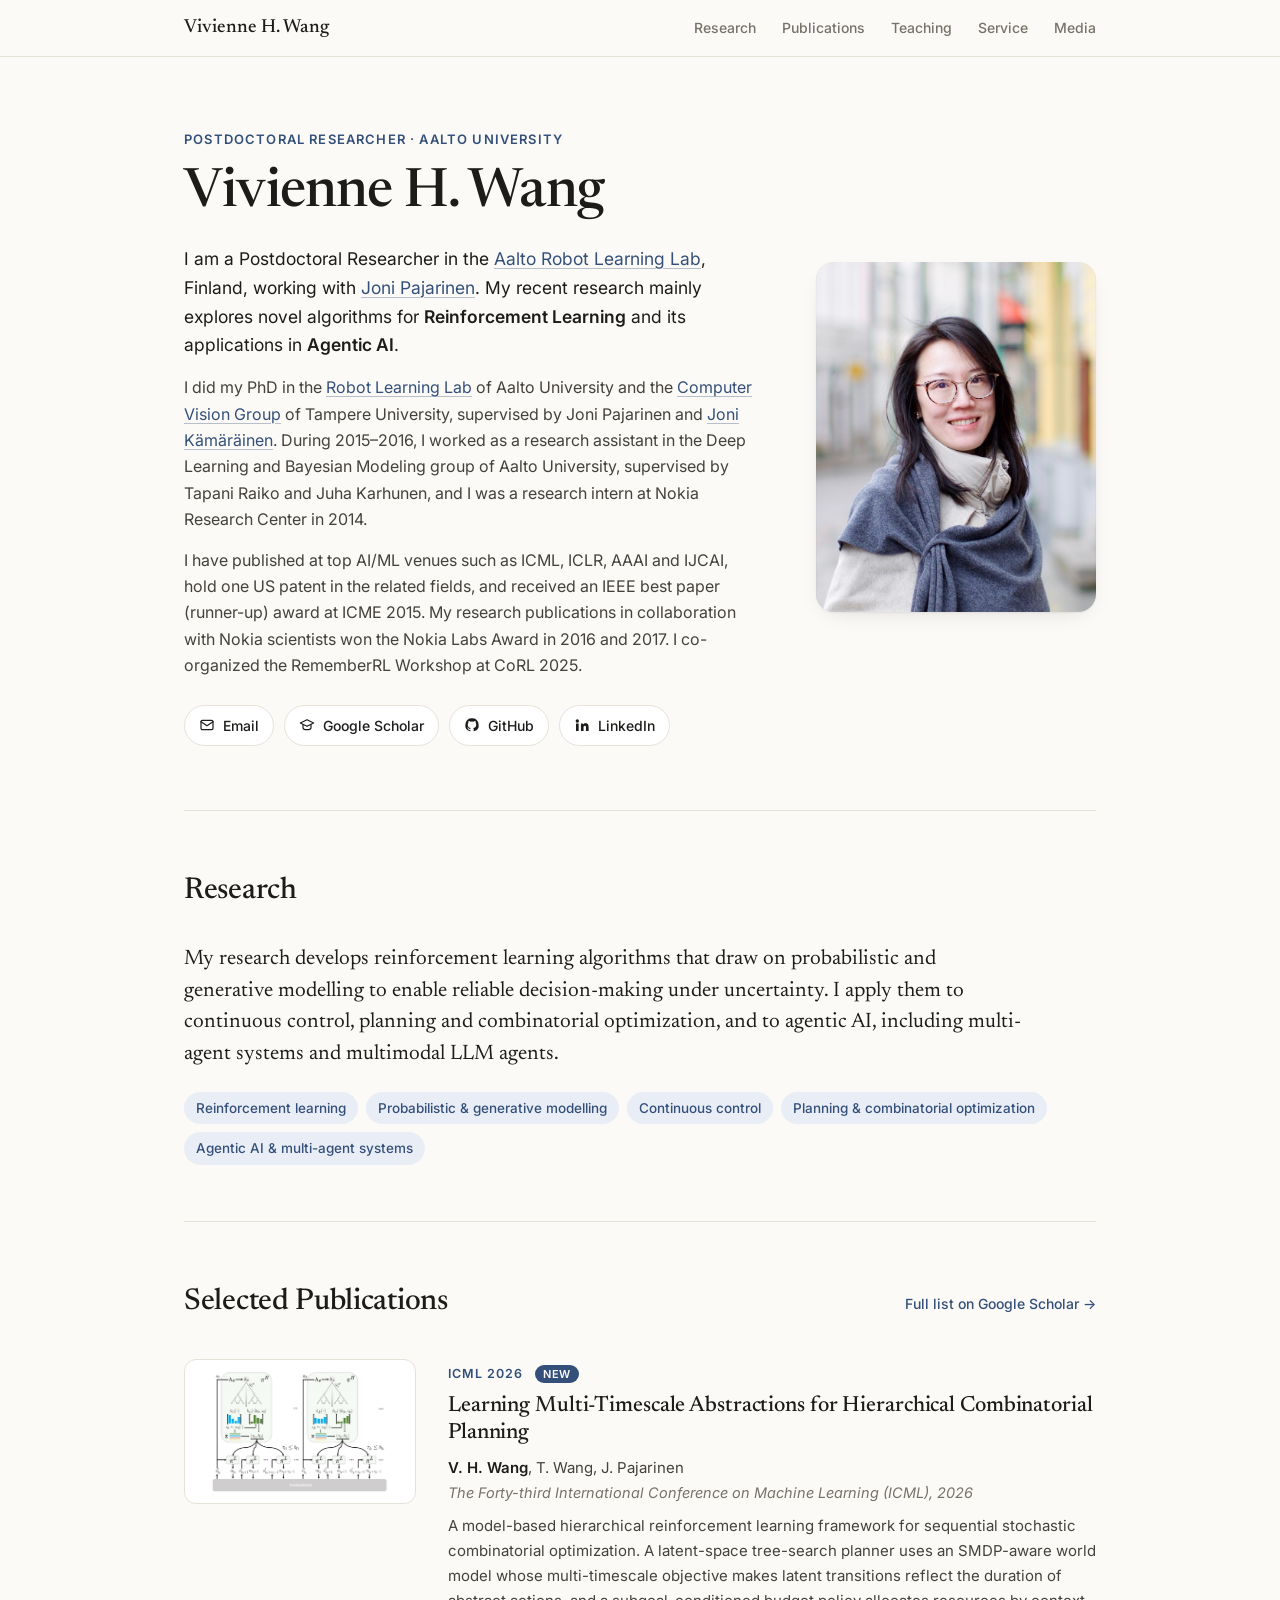
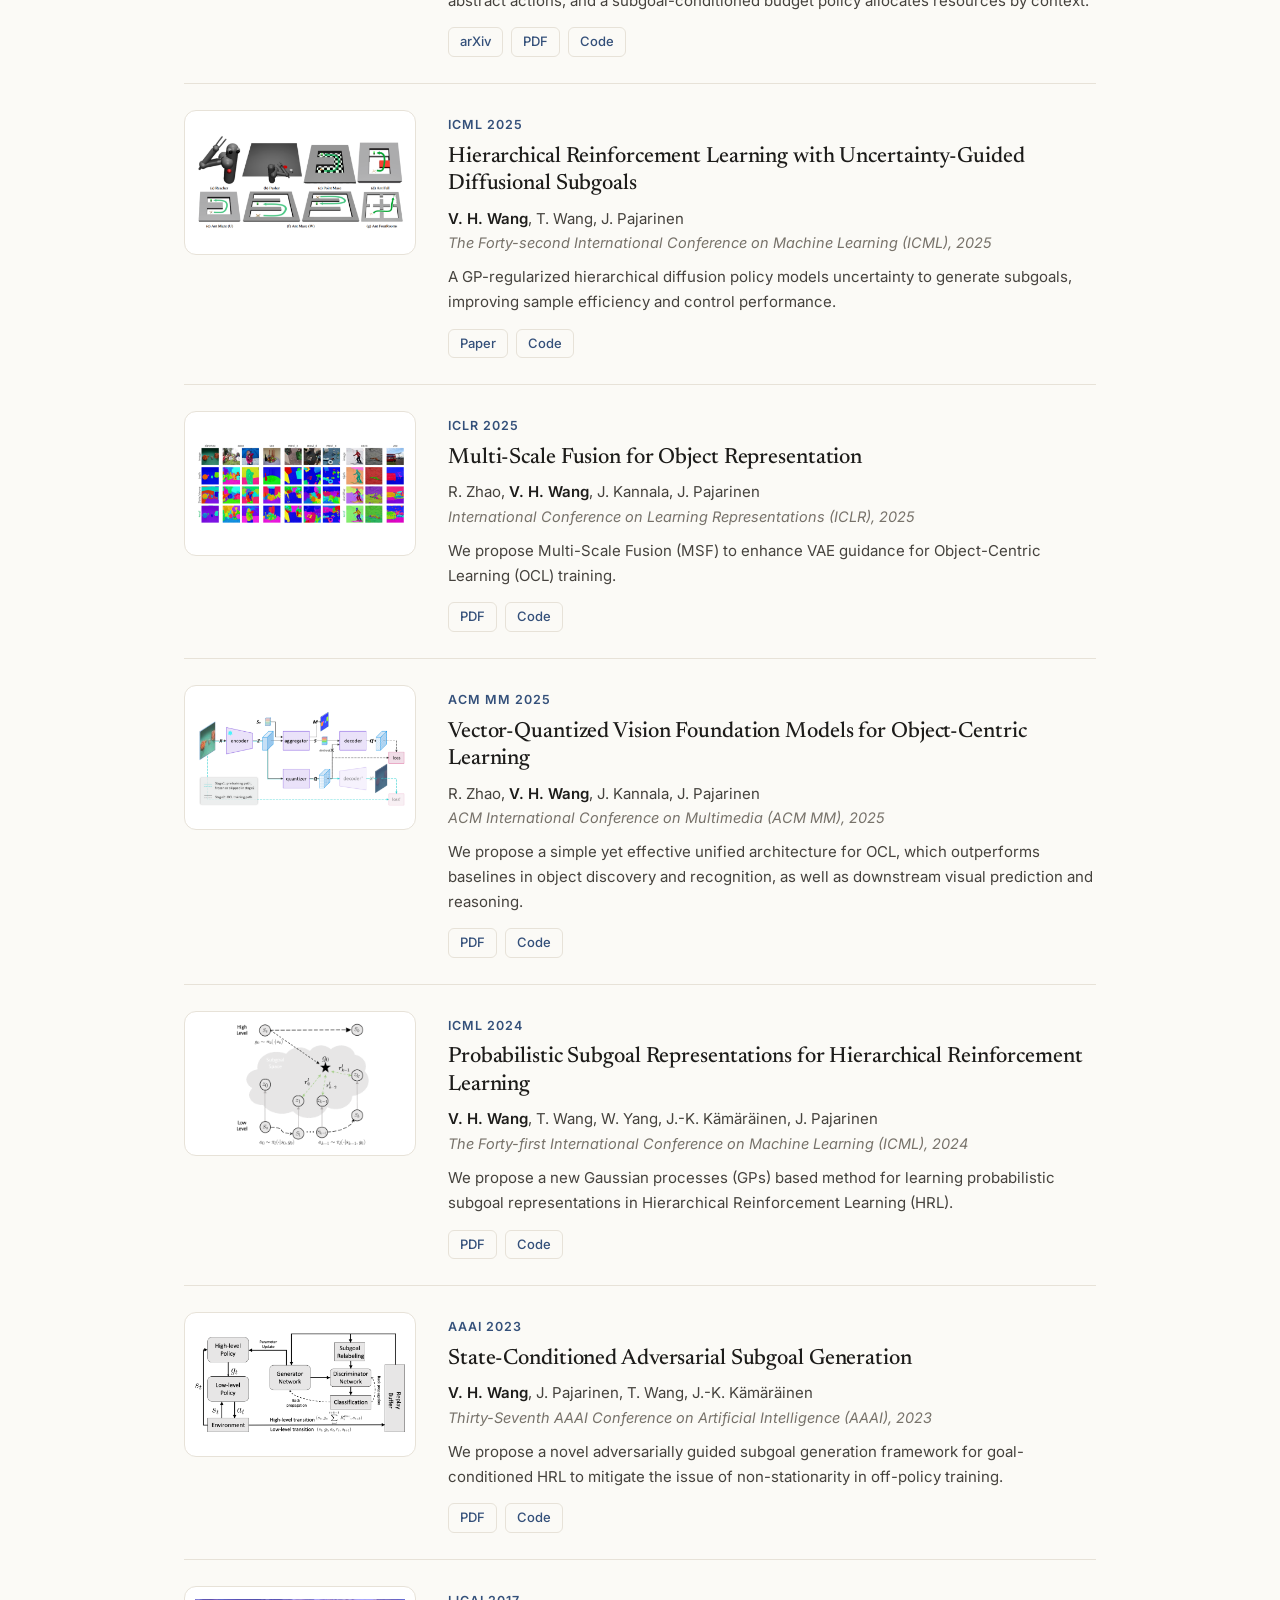
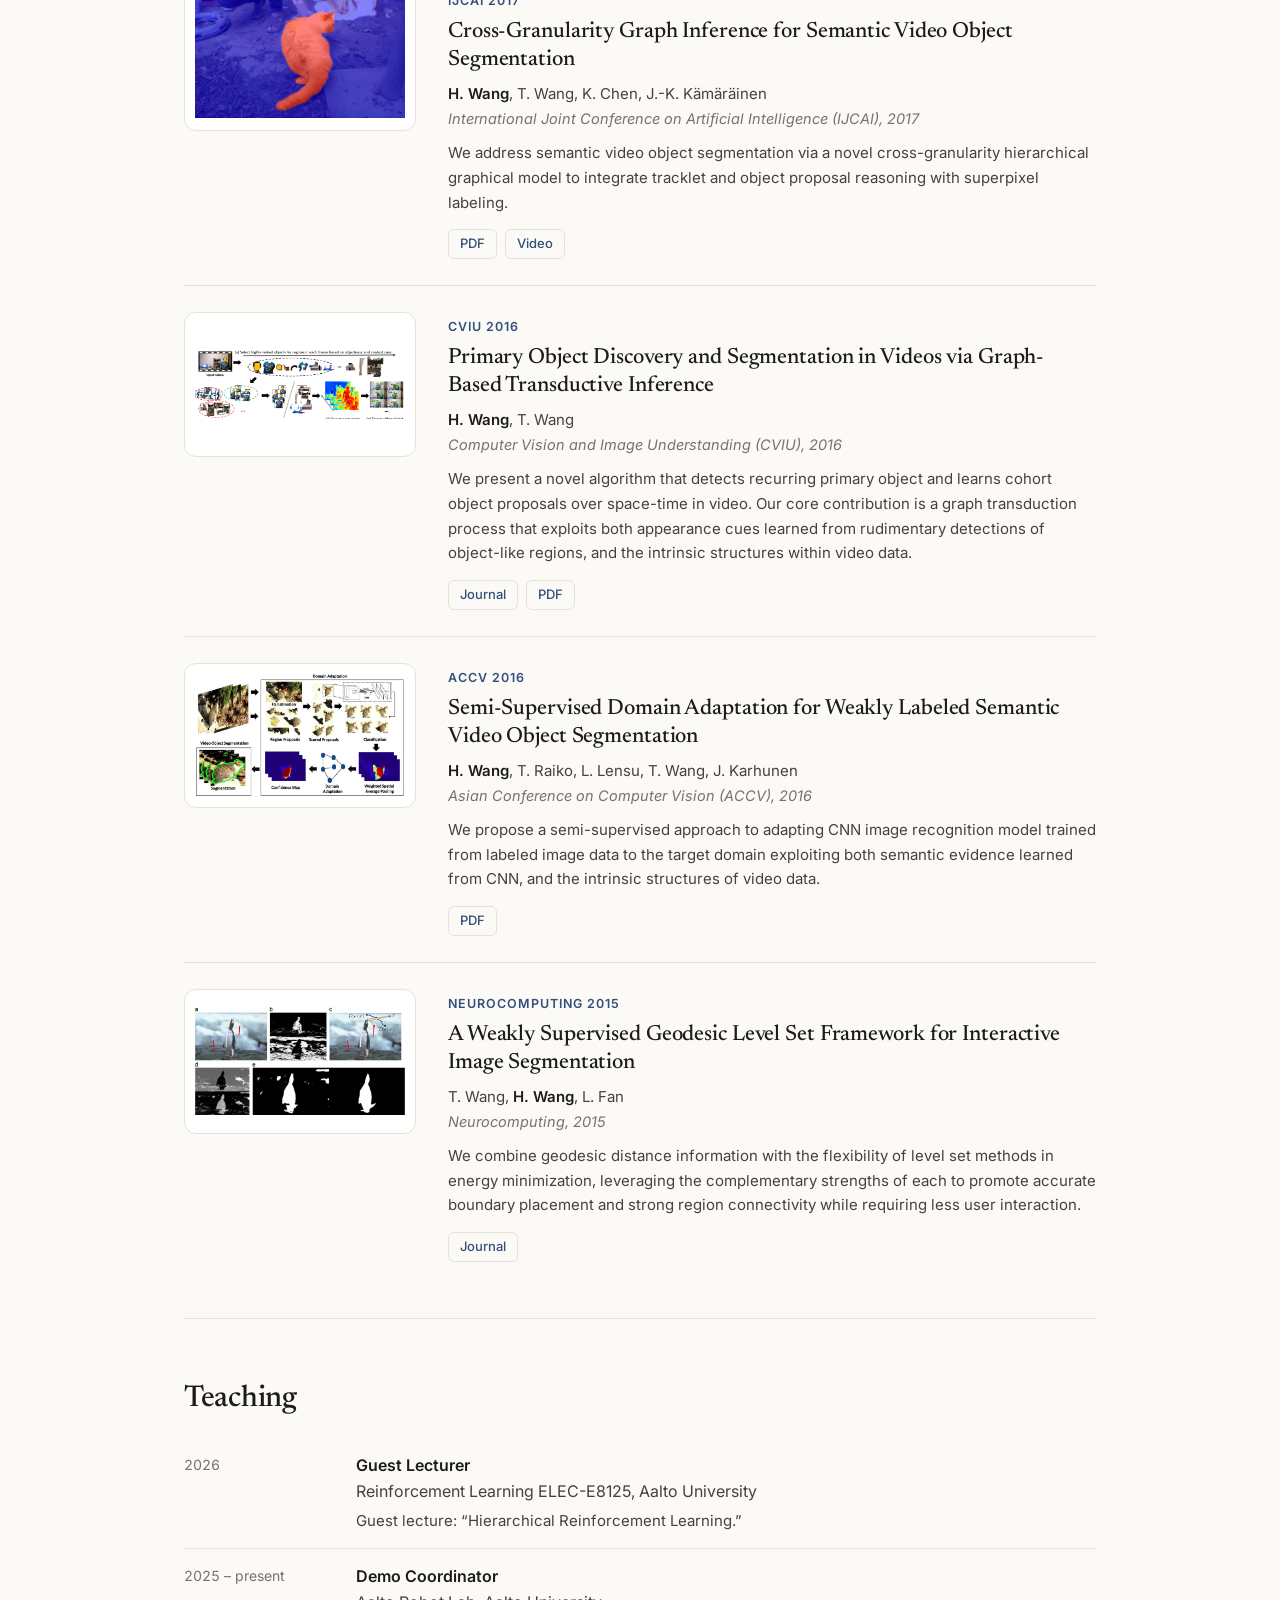
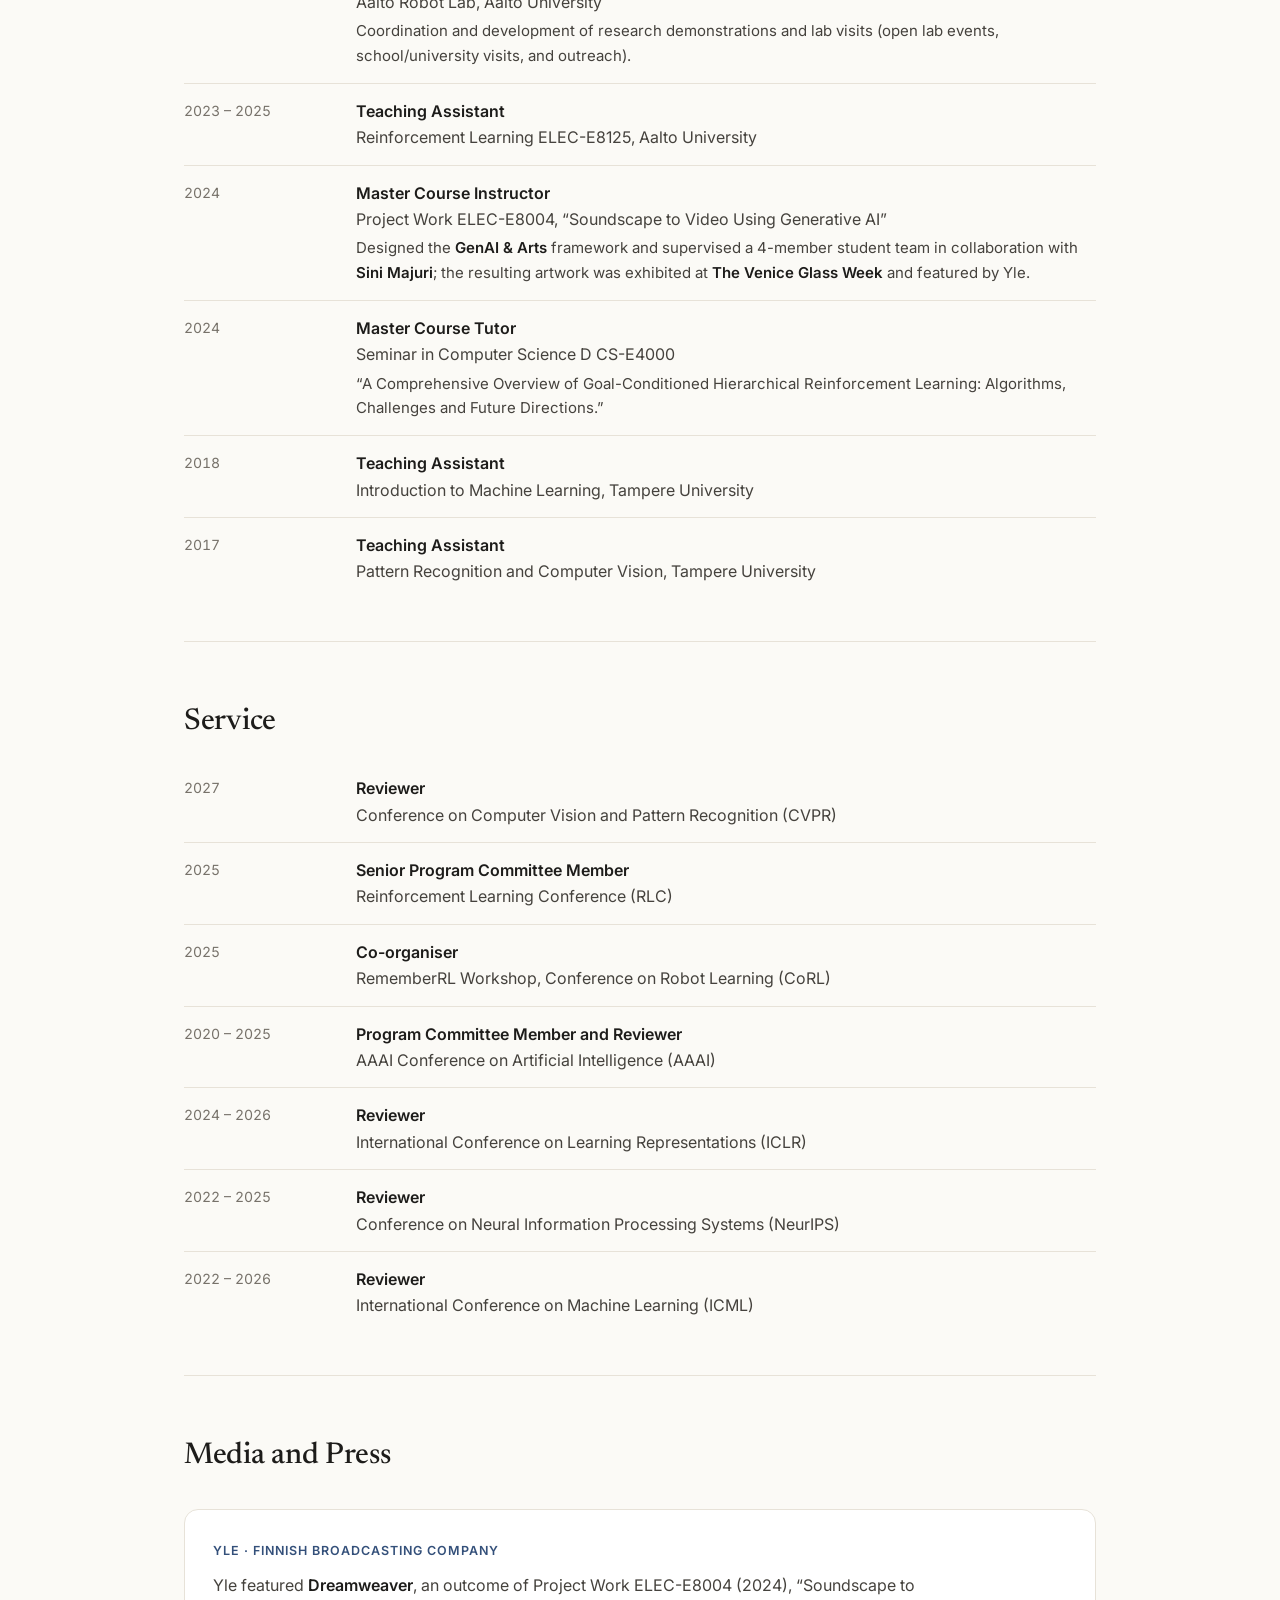
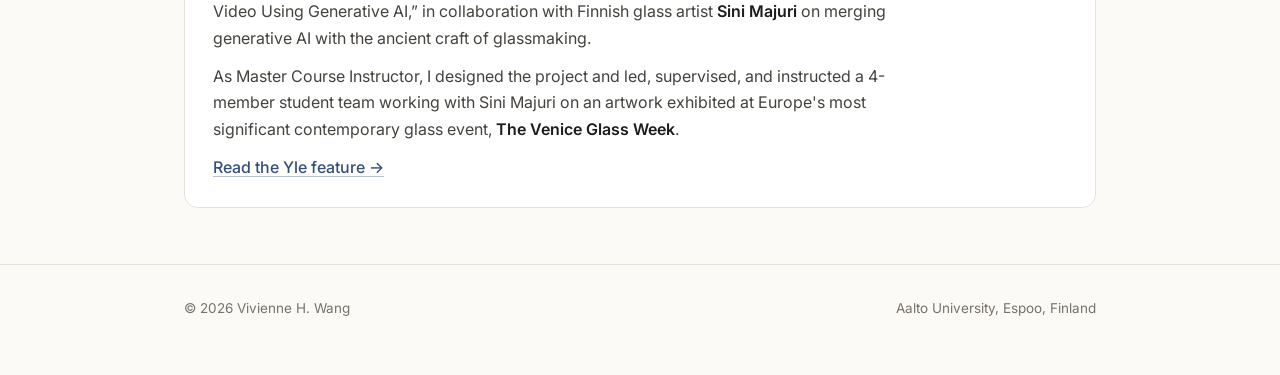
<file: index.html>
<!DOCTYPE html>
<html lang="en">
<head>
  <meta charset="UTF-8">
  <meta name="viewport" content="width=device-width, initial-scale=1">

  <title>Vivienne H. Wang · Reinforcement Learning Researcher</title>
  <meta name="author" content="Vivienne H. Wang">
  <meta name="description" content="Vivienne H. Wang is a Postdoctoral Researcher in the Aalto Robot Learning Lab, developing reinforcement learning algorithms that draw on probabilistic and generative modelling, for continuous control, planning, combinatorial optimization and agentic AI.">
  <meta name="color-scheme" content="light dark">
  <link rel="canonical" href="https://vi2enne.github.io/">

  <meta property="og:type" content="website">
  <meta property="og:title" content="Vivienne H. Wang">
  <meta property="og:description" content="Postdoctoral Researcher in the Aalto Robot Learning Lab, working on reinforcement learning.">
  <meta property="og:url" content="https://vi2enne.github.io/">
  <meta property="og:image" content="https://vi2enne.github.io/images/thumbs/profile.jpg">

  <link rel="icon" type="image/png" href="images/thumbs/icon.png">
  <link rel="preconnect" href="https://fonts.googleapis.com">
  <link rel="preconnect" href="https://fonts.gstatic.com" crossorigin>
  <link rel="stylesheet" href="https://fonts.googleapis.com/css2?family=Inter:wght@400;500;600&family=Newsreader:ital,opsz,wght@0,6..72,400;0,6..72,500;1,6..72,400&display=swap">
  <link rel="stylesheet" href="stylesheet.css">
</head>
<body>

  <header class="topbar">
    <div class="wrap">
      <a class="brand" href="#top">Vivienne H. Wang</a>
      <nav aria-label="Sections">
        <a href="#research">Research</a>
        <a href="#publications">Publications</a>
        <a href="#teaching">Teaching</a>
        <a href="#service">Service</a>
        <a href="#media-press">Media</a>
      </nav>
    </div>
  </header>

  <main id="top" class="wrap">

    <div class="hero">
      <div>
        <p class="eyebrow">Postdoctoral Researcher · Aalto University</p>
        <h1>Vivienne H. Wang</h1>
        <p class="lede">
          I am a Postdoctoral Researcher in the <a href="https://rl.aalto.fi/">Aalto Robot Learning Lab</a>, Finland, working with <a href="https://people.aalto.fi/joni.pajarinen">Joni Pajarinen</a>. My recent research mainly explores novel algorithms for <strong>Reinforcement Learning</strong> and its applications in <strong>Agentic AI</strong>.
        </p>
        <p>
          I did my PhD in the <a href="https://rl.aalto.fi/">Robot Learning Lab</a> of Aalto University and the <a href="https://research.tuni.fi/vision/">Computer Vision Group</a> of Tampere University, supervised by Joni Pajarinen and <a href="https://webpages.tuni.fi/vision/public_pages/JoniKamarainen/index.html">Joni Kämäräinen</a>. During 2015&ndash;2016, I worked as a research assistant in the Deep Learning and Bayesian Modeling group of Aalto University, supervised by Tapani Raiko and Juha Karhunen, and I was a research intern at Nokia Research Center in 2014.
        </p>
        <p>
          I have published at top AI/ML venues such as ICML, ICLR, AAAI and IJCAI, hold one US patent in the related fields, and received an IEEE best paper (runner-up) award at ICME 2015. My research publications in collaboration with Nokia scientists won the Nokia Labs Award in 2016 and 2017. I co-organized the RememberRL Workshop at CoRL 2025.
        </p>
        <ul class="contact">
          <li><a href="mailto:vivienne.wang@aalto.fi">
            <svg viewBox="0 0 24 24" fill="none" stroke="currentColor" stroke-width="1.8" stroke-linecap="round" stroke-linejoin="round" aria-hidden="true"><rect x="3" y="5" width="18" height="14" rx="2"/><path d="m3 7 9 6 9-6"/></svg>
            Email</a></li>
          <li><a href="https://scholar.google.fi/citations?hl=en&amp;user=hN0MLgYAAAAJ&amp;view_op=list_works&amp;sortby=pubdate">
            <svg viewBox="0 0 24 24" fill="none" stroke="currentColor" stroke-width="1.8" stroke-linecap="round" stroke-linejoin="round" aria-hidden="true"><path d="M12 4 2 9l10 5 10-5-10-5z"/><path d="M6 11.5V16c0 1.4 2.7 3 6 3s6-1.6 6-3v-4.5"/></svg>
            Google Scholar</a></li>
          <li><a href="https://github.com/vi2enne/">
            <svg viewBox="0 0 24 24" fill="currentColor" aria-hidden="true"><path d="M12 2a10 10 0 0 0-3.16 19.49c.5.09.68-.22.68-.48v-1.7c-2.78.6-3.37-1.34-3.37-1.34-.46-1.16-1.11-1.47-1.11-1.47-.91-.62.07-.6.07-.6 1 .07 1.53 1.03 1.53 1.03.9 1.52 2.34 1.08 2.91.83.09-.65.35-1.09.63-1.34-2.22-.25-4.56-1.11-4.56-4.94 0-1.09.39-1.98 1.03-2.68-.1-.25-.45-1.27.1-2.65 0 0 .84-.27 2.75 1.02a9.56 9.56 0 0 1 5 0c1.91-1.29 2.75-1.02 2.75-1.02.55 1.38.2 2.4.1 2.65.64.7 1.03 1.59 1.03 2.68 0 3.84-2.34 4.68-4.57 4.93.36.31.68.92.68 1.85V21c0 .27.18.58.69.48A10 10 0 0 0 12 2z"/></svg>
            GitHub</a></li>
          <li><a href="https://www.linkedin.com/in/vivienne-huiling-wang-78974974/">
            <svg viewBox="0 0 24 24" fill="currentColor" aria-hidden="true"><path d="M4.98 3.5a2.5 2.5 0 1 1 0 5 2.5 2.5 0 0 1 0-5zM3 9.75h4V21H3V9.75zm6.5 0h3.83v1.54h.05c.53-1 1.84-2.06 3.78-2.06 4.04 0 4.79 2.66 4.79 6.12V21h-4v-5.01c0-1.2-.02-2.73-1.66-2.73-1.67 0-1.92 1.3-1.92 2.65V21h-4V9.75z"/></svg>
            LinkedIn</a></li>
        </ul>
      </div>
      <figure class="portrait">
        <img src="images/thumbs/profile.jpg" alt="Portrait of Vivienne H. Wang" width="732" height="1000">
      </figure>
    </div>

    <section id="research">
      <div class="section-head">
        <h2>Research</h2>
      </div>
      <p class="statement">
        My research develops reinforcement learning algorithms that draw on probabilistic and generative modelling to enable reliable decision-making under uncertainty. I apply them to continuous control, planning and combinatorial optimization, and to agentic AI, including multi-agent systems and multimodal LLM agents.
      </p>
      <ul class="topics">
        <li>Reinforcement learning</li>
        <li>Probabilistic &amp; generative modelling</li>
        <li>Continuous control</li>
        <li>Planning &amp; combinatorial optimization</li>
        <li>Agentic AI &amp; multi-agent systems</li>
      </ul>
    </section>

    <section id="publications">
      <div class="section-head">
        <h2>Selected Publications</h2>
        <a href="https://scholar.google.fi/citations?hl=en&amp;user=hN0MLgYAAAAJ&amp;view_op=list_works&amp;sortby=pubdate">Full list on Google Scholar →</a>
      </div>

      <ol class="pubs">

        <li class="pub">
          <a class="thumb" href="https://arxiv.org/abs/2605.17058" tabindex="-1" aria-hidden="true">
            <img src="images/thumbs/icml26.png" alt="" width="760" height="522">
          </a>
          <div>
            <span class="venue">ICML 2026 <span class="new">New</span></span>
            <h3><a href="https://arxiv.org/abs/2605.17058">Learning Multi-Timescale Abstractions for Hierarchical Combinatorial Planning</a></h3>
            <p class="authors"><strong>V. H. Wang</strong>, T. Wang, J. Pajarinen</p>
            <p class="where">The Forty-third International Conference on Machine Learning (ICML), 2026</p>
            <p class="summary">A model-based hierarchical reinforcement learning framework for sequential stochastic combinatorial optimization. A latent-space tree-search planner uses an SMDP-aware world model whose multi-timescale objective makes latent transitions reflect the duration of abstract actions, and a subgoal-conditioned budget policy allocates resources by context.</p>
            <ul class="links">
              <li><a href="https://arxiv.org/abs/2605.17058">arXiv</a></li>
              <li><a href="https://arxiv.org/pdf/2605.17058">PDF</a></li>
              <li><a href="https://github.com/vi2enne/LMTA">Code</a></li>
            </ul>
          </div>
        </li>

        <li class="pub">
          <a class="thumb" href="https://icml.cc/virtual/2025/poster/46632" tabindex="-1" aria-hidden="true">
            <img src="images/thumbs/icml25.png" alt="" width="757" height="349" loading="lazy">
          </a>
          <div>
            <span class="venue">ICML 2025</span>
            <h3><a href="https://icml.cc/virtual/2025/poster/46632">Hierarchical Reinforcement Learning with Uncertainty-Guided Diffusional Subgoals</a></h3>
            <p class="authors"><strong>V. H. Wang</strong>, T. Wang, J. Pajarinen</p>
            <p class="where">The Forty-second International Conference on Machine Learning (ICML), 2025</p>
            <p class="summary">A GP-regularized hierarchical diffusion policy models uncertainty to generate subgoals, improving sample efficiency and control performance.</p>
            <ul class="links">
              <li><a href="https://icml.cc/virtual/2025/poster/46632">Paper</a></li>
              <li><a href="https://github.com/vi2enne/HIDI-HRL">Code</a></li>
            </ul>
          </div>
        </li>

        <li class="pub">
          <a class="thumb" href="https://proceedings.iclr.cc/paper_files/paper/2025/file/b4779c2d7130d5e4c29b5a233c34fbdb-Paper-Conference.pdf" tabindex="-1" aria-hidden="true">
            <img src="images/thumbs/iclr25.png" alt="" width="760" height="293" loading="lazy">
          </a>
          <div>
            <span class="venue">ICLR 2025</span>
            <h3><a href="https://proceedings.iclr.cc/paper_files/paper/2025/file/b4779c2d7130d5e4c29b5a233c34fbdb-Paper-Conference.pdf">Multi-Scale Fusion for Object Representation</a></h3>
            <p class="authors">R. Zhao, <strong>V. H. Wang</strong>, J. Kannala, J. Pajarinen</p>
            <p class="where">International Conference on Learning Representations (ICLR), 2025</p>
            <p class="summary">We propose Multi-Scale Fusion (MSF) to enhance VAE guidance for Object-Centric Learning (OCL) training.</p>
            <ul class="links">
              <li><a href="https://proceedings.iclr.cc/paper_files/paper/2025/file/b4779c2d7130d5e4c29b5a233c34fbdb-Paper-Conference.pdf">PDF</a></li>
              <li><a href="https://github.com/Genera1Z/MultiScaleFusion">Code</a></li>
            </ul>
          </div>
        </li>

        <li class="pub">
          <a class="thumb" href="https://arxiv.org/pdf/2502.20263" tabindex="-1" aria-hidden="true">
            <img src="images/thumbs/mm25.png" alt="" width="760" height="351" loading="lazy">
          </a>
          <div>
            <span class="venue">ACM MM 2025</span>
            <h3><a href="https://arxiv.org/pdf/2502.20263">Vector-Quantized Vision Foundation Models for Object-Centric Learning</a></h3>
            <p class="authors">R. Zhao, <strong>V. H. Wang</strong>, J. Kannala, J. Pajarinen</p>
            <p class="where">ACM International Conference on Multimedia (ACM MM), 2025</p>
            <p class="summary">We propose a simple yet effective unified architecture for OCL, which outperforms baselines in object discovery and recognition, as well as downstream visual prediction and reasoning.</p>
            <ul class="links">
              <li><a href="https://arxiv.org/pdf/2502.20263">PDF</a></li>
              <li><a href="https://github.com/Genera1Z/VQ-VFM-OCL">Code</a></li>
            </ul>
          </div>
        </li>

        <li class="pub">
          <a class="thumb" href="https://arxiv.org/pdf/2406.16707" tabindex="-1" aria-hidden="true">
            <img src="images/thumbs/icml24.png" alt="" width="760" height="675" loading="lazy">
          </a>
          <div>
            <span class="venue">ICML 2024</span>
            <h3><a href="https://arxiv.org/pdf/2406.16707">Probabilistic Subgoal Representations for Hierarchical Reinforcement Learning</a></h3>
            <p class="authors"><strong>V. H. Wang</strong>, T. Wang, W. Yang, J.-K. Kämäräinen, J. Pajarinen</p>
            <p class="where">The Forty-first International Conference on Machine Learning (ICML), 2024</p>
            <p class="summary">We propose a new Gaussian processes (GPs) based method for learning probabilistic subgoal representations in Hierarchical Reinforcement Learning (HRL).</p>
            <ul class="links">
              <li><a href="https://arxiv.org/pdf/2406.16707">PDF</a></li>
              <li><a href="https://github.com/vi2enne/HLPS">Code</a></li>
            </ul>
          </div>
        </li>

        <li class="pub">
          <a class="thumb" href="https://github.com/vi2enne/SAGA" tabindex="-1" aria-hidden="true">
            <img src="images/thumbs/agile.png" alt="" width="760" height="371" loading="lazy">
          </a>
          <div>
            <span class="venue">AAAI 2023</span>
            <h3><a href="https://github.com/vi2enne/SAGA">State-Conditioned Adversarial Subgoal Generation</a></h3>
            <p class="authors"><strong>V. H. Wang</strong>, J. Pajarinen, T. Wang, J.-K. Kämäräinen</p>
            <p class="where">Thirty-Seventh AAAI Conference on Artificial Intelligence (AAAI), 2023</p>
            <p class="summary">We propose a novel adversarially guided subgoal generation framework for goal-conditioned HRL to mitigate the issue of non-stationarity in off-policy training.</p>
            <ul class="links">
              <li><a href="https://arxiv.org/pdf/2201.09635.pdf">PDF</a></li>
              <li><a href="https://github.com/vi2enne/SAGA">Code</a></li>
            </ul>
          </div>
        </li>

        <li class="pub">
          <a class="thumb" href="https://www.ijcai.org/Proceedings/2017/0634.pdf" tabindex="-1" aria-hidden="true">
            <img src="images/thumbs/ijcai17.png" alt="" width="588" height="334" loading="lazy">
          </a>
          <div>
            <span class="venue">IJCAI 2017</span>
            <h3><a href="https://www.ijcai.org/Proceedings/2017/0634.pdf">Cross-Granularity Graph Inference for Semantic Video Object Segmentation</a></h3>
            <p class="authors"><strong>H. Wang</strong>, T. Wang, K. Chen, J.-K. Kämäräinen</p>
            <p class="where">International Joint Conference on Artificial Intelligence (IJCAI), 2017</p>
            <p class="summary">We address semantic video object segmentation via a novel cross-granularity hierarchical graphical model to integrate tracklet and object proposal reasoning with superpixel labeling.</p>
            <ul class="links">
              <li><a href="https://www.ijcai.org/Proceedings/2017/0634.pdf">PDF</a></li>
              <li><a href="https://www.youtube.com/watch?v=0QwewAUcGLI&amp;feature=emb_logo">Video</a></li>
            </ul>
          </div>
        </li>

        <li class="pub">
          <a class="thumb" href="https://www.sciencedirect.com/science/article/abs/pii/S1077314215002507" tabindex="-1" aria-hidden="true">
            <img src="images/thumbs/cviu16.png" alt="" width="760" height="249" loading="lazy">
          </a>
          <div>
            <span class="venue">CVIU 2016</span>
            <h3><a href="https://www.sciencedirect.com/science/article/abs/pii/S1077314215002507">Primary Object Discovery and Segmentation in Videos via Graph-Based Transductive Inference</a></h3>
            <p class="authors"><strong>H. Wang</strong>, T. Wang</p>
            <p class="where">Computer Vision and Image Understanding (CVIU), 2016</p>
            <p class="summary">We present a novel algorithm that detects recurring primary object and learns cohort object proposals over space-time in video. Our core contribution is a graph transduction process that exploits both appearance cues learned from rudimentary detections of object-like regions, and the intrinsic structures within video data.</p>
            <ul class="links">
              <li><a href="https://www.sciencedirect.com/science/article/abs/pii/S1077314215002507">Journal</a></li>
              <li><a href="data/cviu16.pdf">PDF</a></li>
            </ul>
          </div>
        </li>

        <li class="pub">
          <a class="thumb" href="https://arxiv.org/pdf/1606.02280.pdf" tabindex="-1" aria-hidden="true">
            <img src="images/thumbs/accv2016.png" alt="" width="760" height="451" loading="lazy">
          </a>
          <div>
            <span class="venue">ACCV 2016</span>
            <h3><a href="https://arxiv.org/pdf/1606.02280.pdf">Semi-Supervised Domain Adaptation for Weakly Labeled Semantic Video Object Segmentation</a></h3>
            <p class="authors"><strong>H. Wang</strong>, T. Raiko, L. Lensu, T. Wang, J. Karhunen</p>
            <p class="where">Asian Conference on Computer Vision (ACCV), 2016</p>
            <p class="summary">We propose a semi-supervised approach to adapting CNN image recognition model trained from labeled image data to the target domain exploiting both semantic evidence learned from CNN, and the intrinsic structures of video data.</p>
            <ul class="links">
              <li><a href="https://arxiv.org/pdf/1606.02280.pdf">PDF</a></li>
            </ul>
          </div>
        </li>

        <li class="pub">
          <a class="thumb" href="https://www.sciencedirect.com/science/article/abs/pii/S092523121500836X" tabindex="-1" aria-hidden="true">
            <img src="images/thumbs/nc15.jpg" alt="" width="685" height="353" loading="lazy">
          </a>
          <div>
            <span class="venue">Neurocomputing 2015</span>
            <h3><a href="https://www.sciencedirect.com/science/article/abs/pii/S092523121500836X">A Weakly Supervised Geodesic Level Set Framework for Interactive Image Segmentation</a></h3>
            <p class="authors">T. Wang, <strong>H. Wang</strong>, L. Fan</p>
            <p class="where">Neurocomputing, 2015</p>
            <p class="summary">We combine geodesic distance information with the flexibility of level set methods in energy minimization, leveraging the complementary strengths of each to promote accurate boundary placement and strong region connectivity while requiring less user interaction.</p>
            <ul class="links">
              <li><a href="https://www.sciencedirect.com/science/article/abs/pii/S092523121500836X">Journal</a></li>
            </ul>
          </div>
        </li>

      </ol>
    </section>

    <section id="teaching">
      <div class="section-head">
        <h2>Teaching</h2>
      </div>
      <ul class="rows">
        <li>
          <span class="when">2026</span>
          <p class="what"><strong>Guest Lecturer</strong> Reinforcement Learning ELEC-E8125, Aalto University
            <span class="note">Guest lecture: &ldquo;Hierarchical Reinforcement Learning.&rdquo;</span></p>
        </li>
        <li>
          <span class="when">2025 &ndash; present</span>
          <p class="what"><strong>Demo Coordinator</strong> Aalto Robot Lab, Aalto University
            <span class="note">Coordination and development of research demonstrations and lab visits (open lab events, school/university visits, and outreach).</span></p>
        </li>
        <li>
          <span class="when">2023 &ndash; 2025</span>
          <p class="what"><strong>Teaching Assistant</strong> Reinforcement Learning ELEC-E8125, Aalto University</p>
        </li>
        <li>
          <span class="when">2024</span>
          <p class="what"><strong>Master Course Instructor</strong> Project Work ELEC-E8004, &ldquo;Soundscape to Video Using Generative AI&rdquo;
            <span class="note">Designed the <strong>GenAI &amp; Arts</strong> framework and supervised a 4-member student team in collaboration with <strong>Sini Majuri</strong>; the resulting artwork was exhibited at <strong>The Venice Glass Week</strong> and featured by Yle.</span></p>
        </li>
        <li>
          <span class="when">2024</span>
          <p class="what"><strong>Master Course Tutor</strong> Seminar in Computer Science D CS-E4000
            <span class="note">&ldquo;A Comprehensive Overview of Goal-Conditioned Hierarchical Reinforcement Learning: Algorithms, Challenges and Future Directions.&rdquo;</span></p>
        </li>
        <li>
          <span class="when">2018</span>
          <p class="what"><strong>Teaching Assistant</strong> Introduction to Machine Learning, Tampere University</p>
        </li>
        <li>
          <span class="when">2017</span>
          <p class="what"><strong>Teaching Assistant</strong> Pattern Recognition and Computer Vision, Tampere University</p>
        </li>
      </ul>
    </section>

    <section id="service">
      <div class="section-head">
        <h2>Service</h2>
      </div>
      <ul class="rows">
        <li><span class="when">2027</span><p class="what"><strong>Reviewer</strong> Conference on Computer Vision and Pattern Recognition (CVPR)</p></li>
        <li><span class="when">2025</span><p class="what"><strong>Senior Program Committee Member</strong> Reinforcement Learning Conference (RLC)</p></li>
        <li><span class="when">2025</span><p class="what"><strong>Co-organiser</strong> RememberRL Workshop, Conference on Robot Learning (CoRL)</p></li>
        <li><span class="when">2020 &ndash; 2025</span><p class="what"><strong>Program Committee Member and Reviewer</strong> AAAI Conference on Artificial Intelligence (AAAI)</p></li>
        <li><span class="when">2024 &ndash; 2026</span><p class="what"><strong>Reviewer</strong> International Conference on Learning Representations (ICLR)</p></li>
        <li><span class="when">2022 &ndash; 2025</span><p class="what"><strong>Reviewer</strong> Conference on Neural Information Processing Systems (NeurIPS)</p></li>
        <li><span class="when">2022 &ndash; 2026</span><p class="what"><strong>Reviewer</strong> International Conference on Machine Learning (ICML)</p></li>
      </ul>
    </section>

    <section id="media-press">
      <div class="section-head">
        <h2>Media and Press</h2>
      </div>
      <div class="feature">
        <span class="venue">Yle · Finnish Broadcasting Company</span>
        <p>
          Yle featured <strong>Dreamweaver</strong>, an outcome of Project Work ELEC-E8004 (2024), &ldquo;Soundscape to Video Using Generative AI,&rdquo; in collaboration with Finnish glass artist <strong>Sini Majuri</strong> on merging generative AI with the ancient craft of glassmaking.
        </p>
        <p>
          As Master Course Instructor, I designed the project and led, supervised, and instructed a 4-member student team working with Sini Majuri on an artwork exhibited at Europe's most significant contemporary glass event, <strong>The Venice Glass Week</strong>.
        </p>
        <p><a class="more" href="https://yle.fi/a/74-20108778">Read the Yle feature →</a></p>
      </div>
    </section>

  </main>

  <footer>
    <div class="wrap">
      <span>© 2026 Vivienne H. Wang</span>
      <span>Aalto University, Espoo, Finland</span>
    </div>
  </footer>

</body>
</html>
</file>
<file: stylesheet.css>
:root {
  --bg: #fbfaf6;
  --surface: #ffffff;
  --ink: #1d1c1a;
  --ink-soft: #45423d;
  --muted: #77726a;
  --rule: #e7e2d8;
  --accent: #34507a;
  --accent-soft: #e9eef6;
  --accent-hover: #1e3558;
  --shadow: 0 1px 2px rgba(29, 28, 26, .05), 0 8px 24px -12px rgba(29, 28, 26, .18);
  --serif: 'Newsreader', 'Iowan Old Style', 'Palatino Linotype', Georgia, serif;
  --sans: 'Inter', -apple-system, BlinkMacSystemFont, 'Segoe UI', Helvetica, Arial, sans-serif;
}

@media (prefers-color-scheme: dark) {
  :root {
    --bg: #15171b;
    --surface: #1d2025;
    --ink: #ecebe6;
    --ink-soft: #c9c6bf;
    --muted: #96928a;
    --rule: #2c3037;
    --accent: #a9c1e8;
    --accent-soft: #232c3b;
    --accent-hover: #d3e0f6;
    --shadow: 0 1px 2px rgba(0, 0, 0, .3), 0 8px 24px -12px rgba(0, 0, 0, .6);
  }
}

*,
*::before,
*::after {
  box-sizing: border-box;
}

html {
  scroll-behavior: smooth;
  scroll-padding-top: 76px;
  -webkit-text-size-adjust: 100%;
}

body {
  margin: 0;
  background: var(--bg);
  color: var(--ink-soft);
  font-family: var(--sans);
  font-size: 16px;
  line-height: 1.65;
  -webkit-font-smoothing: antialiased;
  text-rendering: optimizeLegibility;
}

a {
  color: var(--accent);
  text-decoration: none;
  transition: color .15s ease;
}

a:hover,
a:focus-visible {
  color: var(--accent-hover);
}

a:focus-visible {
  outline: 2px solid var(--accent);
  outline-offset: 3px;
  border-radius: 3px;
}

p a {
  text-decoration: underline;
  text-decoration-color: color-mix(in srgb, var(--accent) 35%, transparent);
  text-decoration-thickness: 1px;
  text-underline-offset: 3px;
}

p a:hover {
  text-decoration-color: currentColor;
}

strong {
  color: var(--ink);
  font-weight: 600;
}

img {
  max-width: 100%;
  display: block;
}

.wrap {
  width: 100%;
  max-width: 960px;
  margin: 0 auto;
  padding: 0 24px;
}

/* ---------- Top bar ---------- */

.topbar {
  position: sticky;
  top: 0;
  z-index: 10;
  background: color-mix(in srgb, var(--bg) 86%, transparent);
  -webkit-backdrop-filter: saturate(160%) blur(12px);
  backdrop-filter: saturate(160%) blur(12px);
  border-bottom: 1px solid var(--rule);
}

.topbar .wrap {
  display: flex;
  align-items: center;
  justify-content: space-between;
  gap: 24px;
  height: 56px;
}

.brand {
  font-family: var(--serif);
  font-size: 19px;
  font-weight: 500;
  color: var(--ink);
  white-space: nowrap;
}

.topbar nav {
  display: flex;
  gap: 26px;
  overflow-x: auto;
  scrollbar-width: none;
}

.topbar nav::-webkit-scrollbar {
  display: none;
}

.topbar nav a {
  color: var(--muted);
  font-size: 14px;
  font-weight: 500;
  white-space: nowrap;
}

.topbar nav a:hover {
  color: var(--ink);
}

/* ---------- Hero ---------- */

.hero {
  display: grid;
  grid-template-columns: minmax(0, 1fr) 280px;
  gap: 56px;
  align-items: center;
  padding: 72px 0 64px;
}

.eyebrow {
  margin: 0 0 14px;
  font-size: 13px;
  font-weight: 600;
  letter-spacing: .09em;
  text-transform: uppercase;
  color: var(--accent);
}

h1 {
  margin: 0 0 22px;
  font-family: var(--serif);
  font-size: clamp(38px, 5.4vw, 54px);
  font-weight: 500;
  line-height: 1.08;
  letter-spacing: -.015em;
  color: var(--ink);
}

.hero p {
  margin: 0 0 14px;
}

.hero .lede {
  font-size: 17.5px;
  color: var(--ink);
}

.contact {
  display: flex;
  flex-wrap: wrap;
  gap: 10px;
  margin: 26px 0 0;
  padding: 0;
  list-style: none;
}

.contact a {
  display: inline-flex;
  align-items: center;
  gap: 8px;
  padding: 8px 14px;
  border: 1px solid var(--rule);
  border-radius: 999px;
  background: var(--surface);
  color: var(--ink);
  font-size: 14px;
  font-weight: 500;
  text-decoration: none;
  transition: border-color .15s ease, color .15s ease, transform .15s ease;
}

.contact a:hover {
  border-color: var(--accent);
  color: var(--accent);
  transform: translateY(-1px);
}

.contact svg {
  width: 16px;
  height: 16px;
  flex: none;
}

.portrait {
  margin: 0;
  aspect-ratio: 4 / 5;
  border-radius: 18px;
  overflow: hidden;
  box-shadow: var(--shadow);
  background: var(--rule);
}

.portrait img {
  width: 100%;
  height: 100%;
  object-fit: cover;
  object-position: 50% 22%;
}

/* ---------- Sections ---------- */

section {
  padding: 56px 0;
  border-top: 1px solid var(--rule);
}

.section-head {
  display: flex;
  align-items: baseline;
  justify-content: space-between;
  gap: 16px;
  margin-bottom: 28px;
}

h2 {
  margin: 0;
  font-family: var(--serif);
  font-size: 30px;
  font-weight: 500;
  letter-spacing: -.01em;
  color: var(--ink);
}

.section-head a {
  font-size: 14px;
  font-weight: 500;
  white-space: nowrap;
}

.statement {
  max-width: 70ch;
  margin: 0;
  font-family: var(--serif);
  font-size: 21px;
  line-height: 1.5;
  color: var(--ink);
}

.topics {
  display: flex;
  flex-wrap: wrap;
  gap: 8px;
  margin: 22px 0 0;
  padding: 0;
  list-style: none;
}

.topics li {
  padding: 5px 12px;
  border-radius: 999px;
  background: var(--accent-soft);
  color: var(--accent);
  font-size: 13.5px;
  font-weight: 500;
}

/* ---------- Publications ---------- */

.pubs {
  margin: 0;
  padding: 0;
  list-style: none;
}

.pub {
  display: grid;
  grid-template-columns: 232px minmax(0, 1fr);
  gap: 32px;
  align-items: start;
  padding: 26px 0;
  border-top: 1px solid var(--rule);
}

.pub:first-child {
  border-top: 0;
  padding-top: 4px;
}

.pub:last-child {
  padding-bottom: 0;
}

.thumb {
  display: flex;
  align-items: center;
  justify-content: center;
  aspect-ratio: 16 / 10;
  padding: 10px;
  border: 1px solid var(--rule);
  border-radius: 12px;
  background: #fff;
  overflow: hidden;
  transition: box-shadow .2s ease, transform .2s ease;
}

.pub:hover .thumb {
  box-shadow: var(--shadow);
  transform: translateY(-2px);
}

.thumb img {
  width: 100%;
  height: 100%;
  object-fit: contain;
}

.venue {
  display: inline-block;
  margin-bottom: 8px;
  font-size: 12.5px;
  font-weight: 600;
  letter-spacing: .08em;
  text-transform: uppercase;
  color: var(--accent);
}

.venue .new {
  margin-left: 8px;
  padding: 2px 8px;
  border-radius: 999px;
  background: var(--accent);
  color: var(--bg);
  font-size: 11px;
  letter-spacing: .06em;
}

h3 {
  margin: 0 0 8px;
  font-family: var(--serif);
  font-size: 22px;
  font-weight: 500;
  line-height: 1.25;
  letter-spacing: -.005em;
  color: var(--ink);
}

h3 a {
  color: inherit;
}

h3 a:hover {
  color: var(--accent);
}

.authors,
.where,
.summary {
  margin: 0;
}

.authors {
  font-size: 15px;
}

.where {
  font-size: 14.5px;
  font-style: italic;
  color: var(--muted);
}

.summary {
  margin-top: 10px;
  font-size: 15px;
}

.links {
  display: flex;
  flex-wrap: wrap;
  gap: 8px;
  margin: 14px 0 0;
  padding: 0;
  list-style: none;
}

.links a {
  display: inline-block;
  padding: 3px 11px;
  border: 1px solid var(--rule);
  border-radius: 6px;
  font-size: 13px;
  font-weight: 500;
  text-decoration: none;
  transition: border-color .15s ease, background-color .15s ease;
}

.links a:hover {
  border-color: var(--accent);
  background: var(--accent-soft);
}

/* ---------- Service / Teaching / Media ---------- */

.rows {
  margin: 0;
  padding: 0;
  list-style: none;
}

.rows li {
  display: grid;
  grid-template-columns: 148px minmax(0, 1fr);
  gap: 24px;
  padding: 14px 0;
  border-top: 1px solid var(--rule);
}

.rows li:first-child {
  border-top: 0;
  padding-top: 0;
}

.rows li:last-child {
  padding-bottom: 0;
}

.rows .when {
  font-size: 14px;
  font-variant-numeric: tabular-nums;
  color: var(--muted);
  padding-top: 1px;
}

.rows .what {
  margin: 0;
}

.rows .what > strong {
  display: block;
}

.rows .note {
  display: block;
  margin-top: 4px;
  font-size: 15px;
}

.feature {
  padding: 26px 28px;
  border: 1px solid var(--rule);
  border-radius: 14px;
  background: var(--surface);
}

.feature .venue {
  margin-bottom: 10px;
}

.feature p {
  margin: 0 0 12px;
  max-width: 72ch;
}

.feature p:last-child {
  margin-bottom: 0;
}

.more {
  font-weight: 500;
}

/* ---------- Footer ---------- */

footer {
  padding: 32px 0 56px;
  border-top: 1px solid var(--rule);
  font-size: 13.5px;
  color: var(--muted);
}

footer .wrap {
  display: flex;
  flex-wrap: wrap;
  justify-content: space-between;
  gap: 8px 24px;
}

/* ---------- Responsive ---------- */

@media (max-width: 760px) {
  .topbar nav {
    gap: 18px;
  }

  .hero {
    grid-template-columns: 1fr;
    gap: 32px;
    padding: 40px 0 44px;
  }

  .portrait {
    order: -1;
    width: 168px;
    aspect-ratio: 1;
    border-radius: 50%;
  }

  section {
    padding: 44px 0;
  }

  h2 {
    font-size: 27px;
  }

  .statement {
    font-size: 19px;
  }

  .pub {
    grid-template-columns: 1fr;
    gap: 16px;
  }

  .thumb {
    max-width: 420px;
  }

  .rows li {
    grid-template-columns: 1fr;
    gap: 2px;
  }
}

@media (max-width: 480px) {
  .wrap {
    padding: 0 18px;
  }

  .brand {
    display: none;
  }
}

@media (prefers-reduced-motion: reduce) {
  html {
    scroll-behavior: auto;
  }

  * {
    transition: none !important;
  }
}

@media print {
  .topbar {
    display: none;
  }

  section {
    padding: 24px 0;
  }

  .pub {
    break-inside: avoid;
  }
}
</file>
